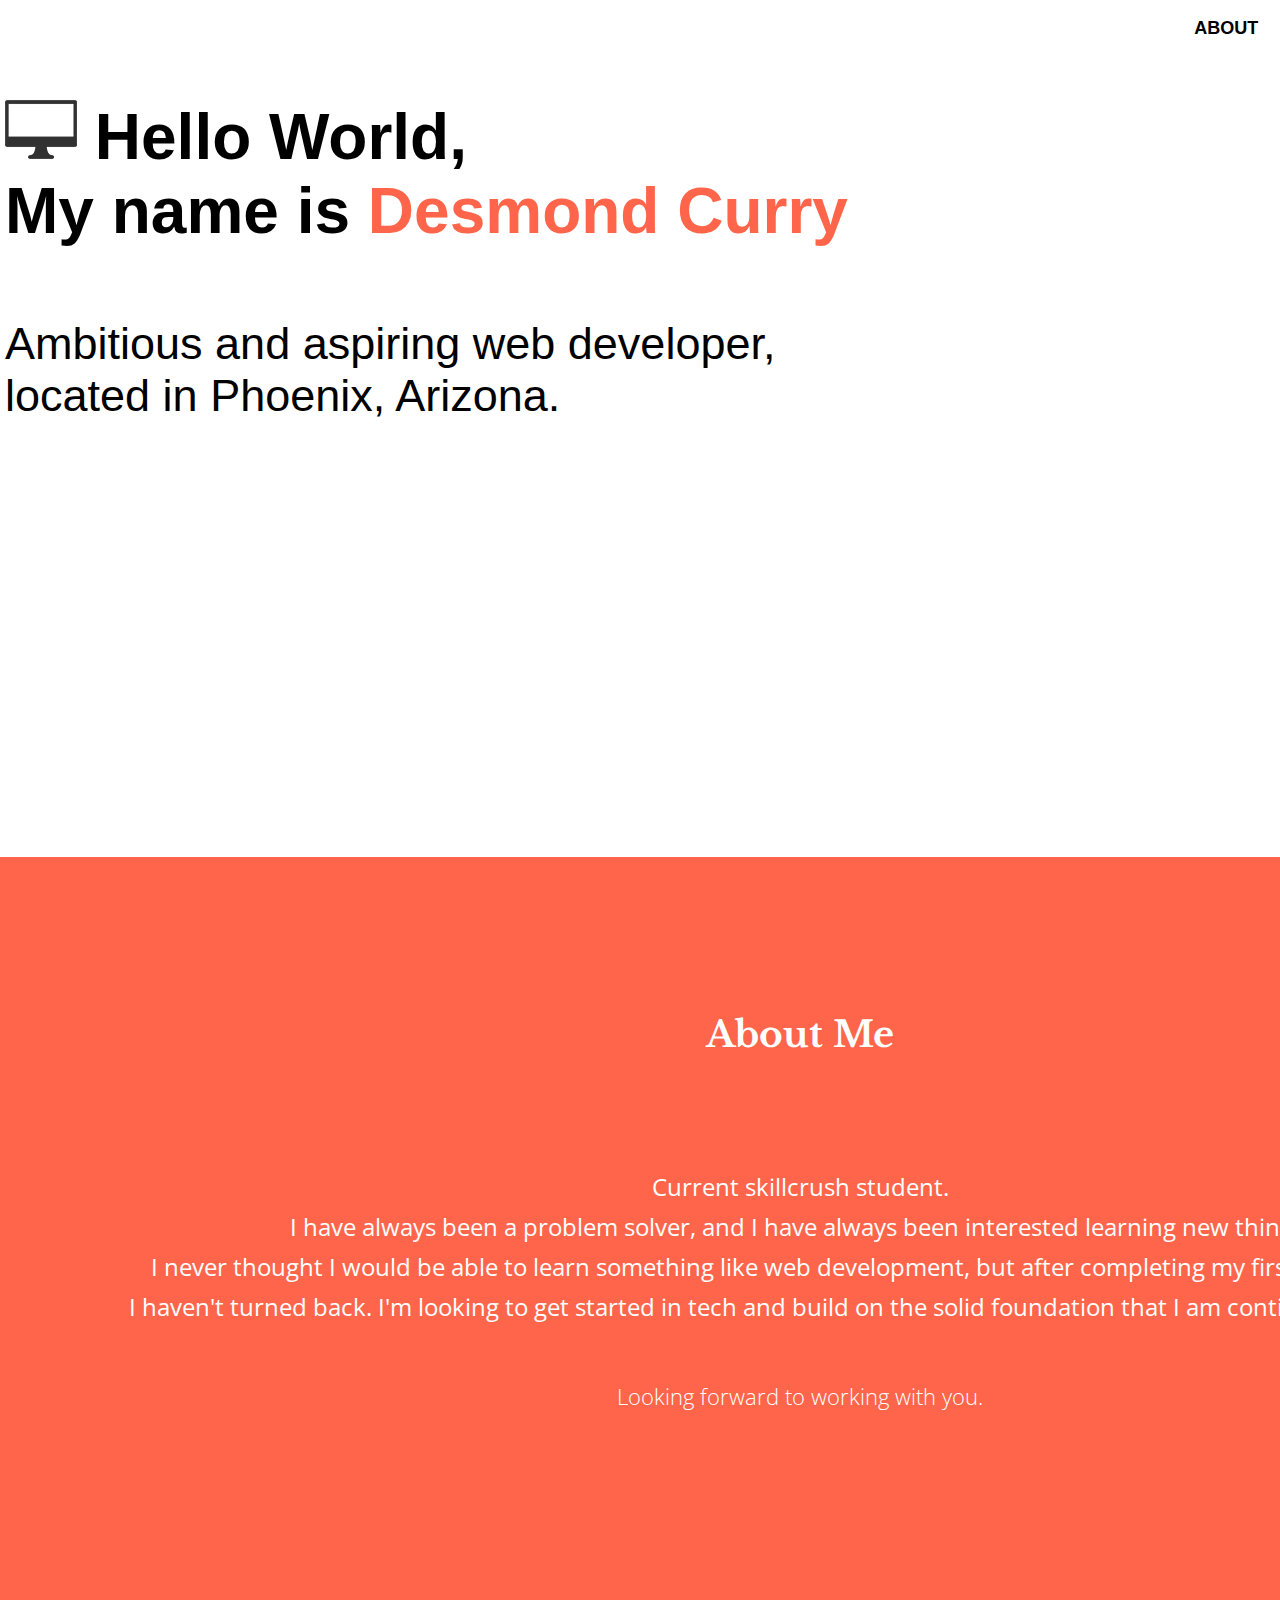
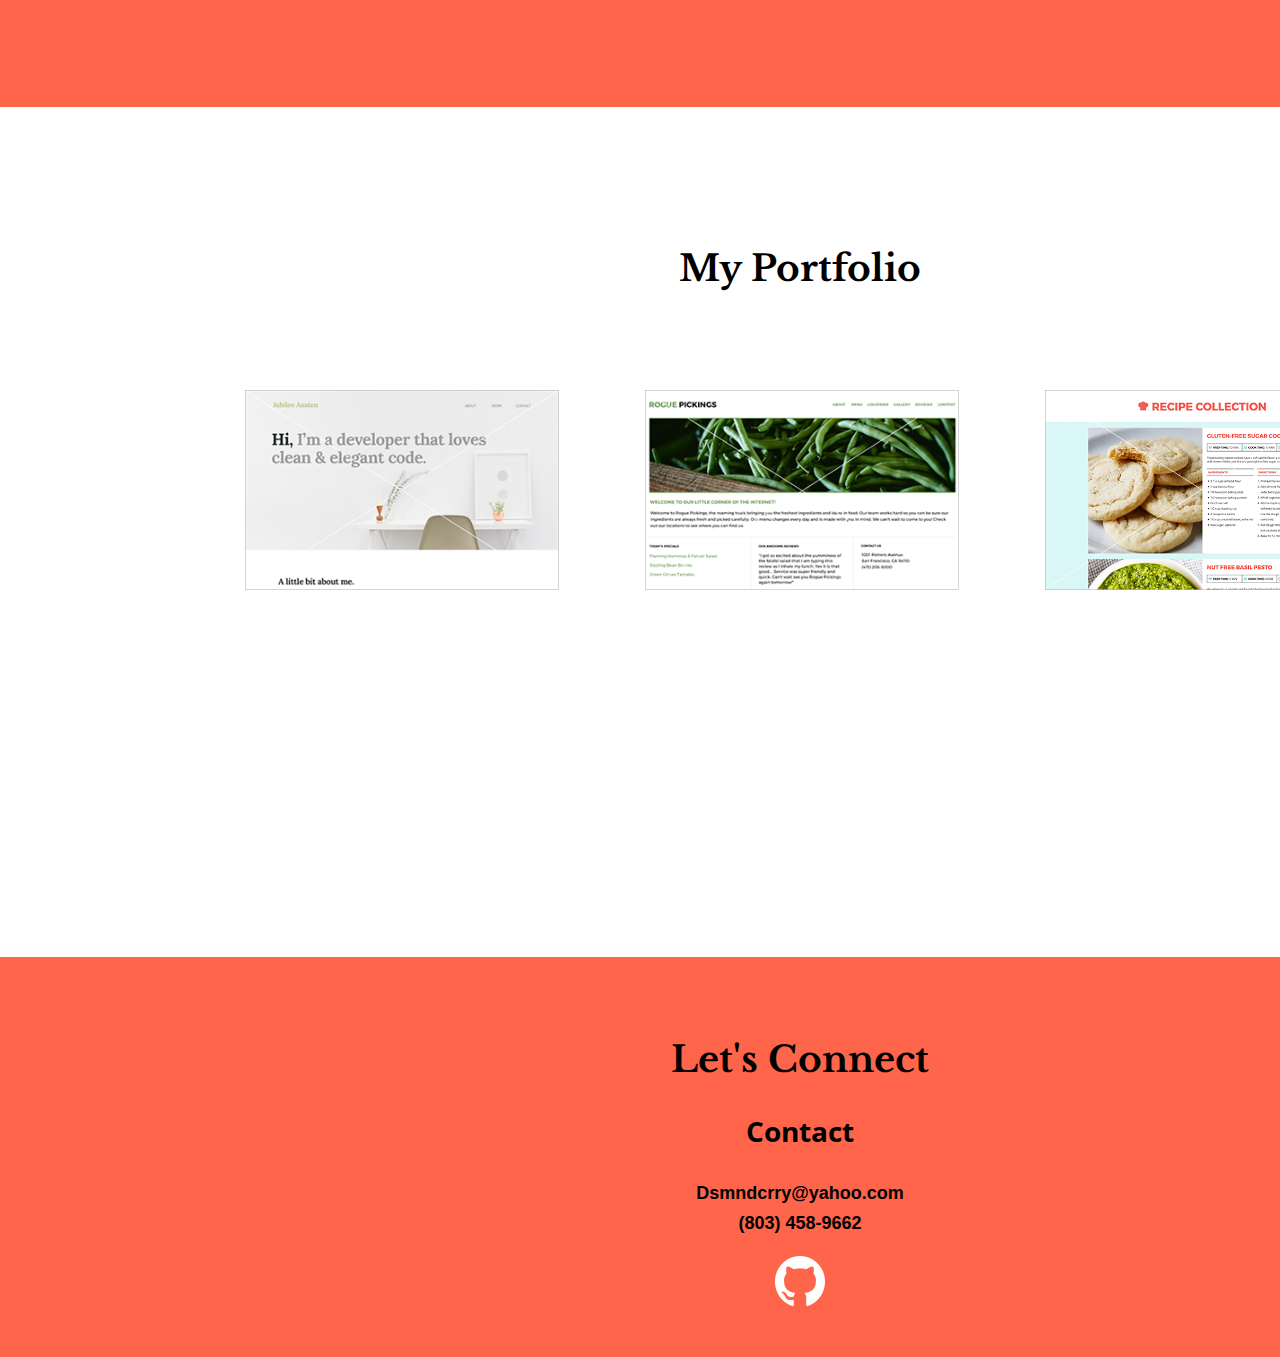
<file: index.html>
<!doctype html>
<html lang="en">
    <head>
        <title>Curry Code</title>
        <meta charset="utf-8">
        <link rel="stylesheet" href="css/normalize.css">
        <link rel="stylesheet" href="css/main.css">
        <link rel="preconnect" href="https://fonts.gstatic.com">
        <link href="https://fonts.googleapis.com/css2?family=Libre+Baskerville:wght@700&family=Open+Sans&display=swap" rel="stylesheet">
    </head>
    <body>
        <nav>
            <ul>
           <a href="#about">About</a>
           <a href="#portfolio">Portfolio</a>
           <a href="#contact">Contact</a>
            </ul>
        </nav>
        <section class="header">
               <h1> <img src="img/computer-icon.png" alt="computer icon">
                    Hello World,<br>
                    My name is <span>Desmond Curry</span>
                </h1>
                <p> Ambitious and aspiring web developer,<br>
                    located in Phoenix, Arizona.
                </p>
        </section>
        <section class="about">
            <section id="about">
                <h2>About Me</h2>
                <p> Current skillcrush student.<br>
                    I have always been a problem solver, and I have always been interested learning new things.<br>
                    I never thought I would be able to learn something like web development,
                    but after completing my first html exercise<br>
                    I haven't turned back.
                    I'm looking to get started in tech and
                    build on the solid foundation that I am continuing to expand.
                </p>
                <h4>Looking forward to working with you.</h4>
          </section>
        </section>
        <section class="portfolio">
           <section id="portfolio">
            <h1>My Portfolio</h1>
            <div class="third-width">
                <a href="jubilee-austen/index.html"><img src="img/jubilee-thumbnail.png" alt="jubilee austen project"></a>
            </div class="third-width">
            <div class="third-width">
                <a href="rogue-pickings/index.html"><img src="img/rogue-pickings-thumbnail.png" alt="rogue pickings project"></a>
            </div class="third-width">
            <div class="third-width">
                <a href="recipe-project/index.html"><img src= "img/recipe-thumbnail.png" alt="recipe collection project"></a>
            </div class"third-width">
          </section>
        </section>
        <section class="contact">
          <section id="contact">
            <h2> Let's Connect </h2>
            <h3>Contact</h3>
            <p>Dsmndcrry@yahoo.com<br>
               (803) 458-9662<br>
            </p>
               <a href="https://github.com/Dsmndcrry"><img src="img/github.png" alt ="github icon"></a>
          </section>
        </section>

    </body>
</html>
</file>
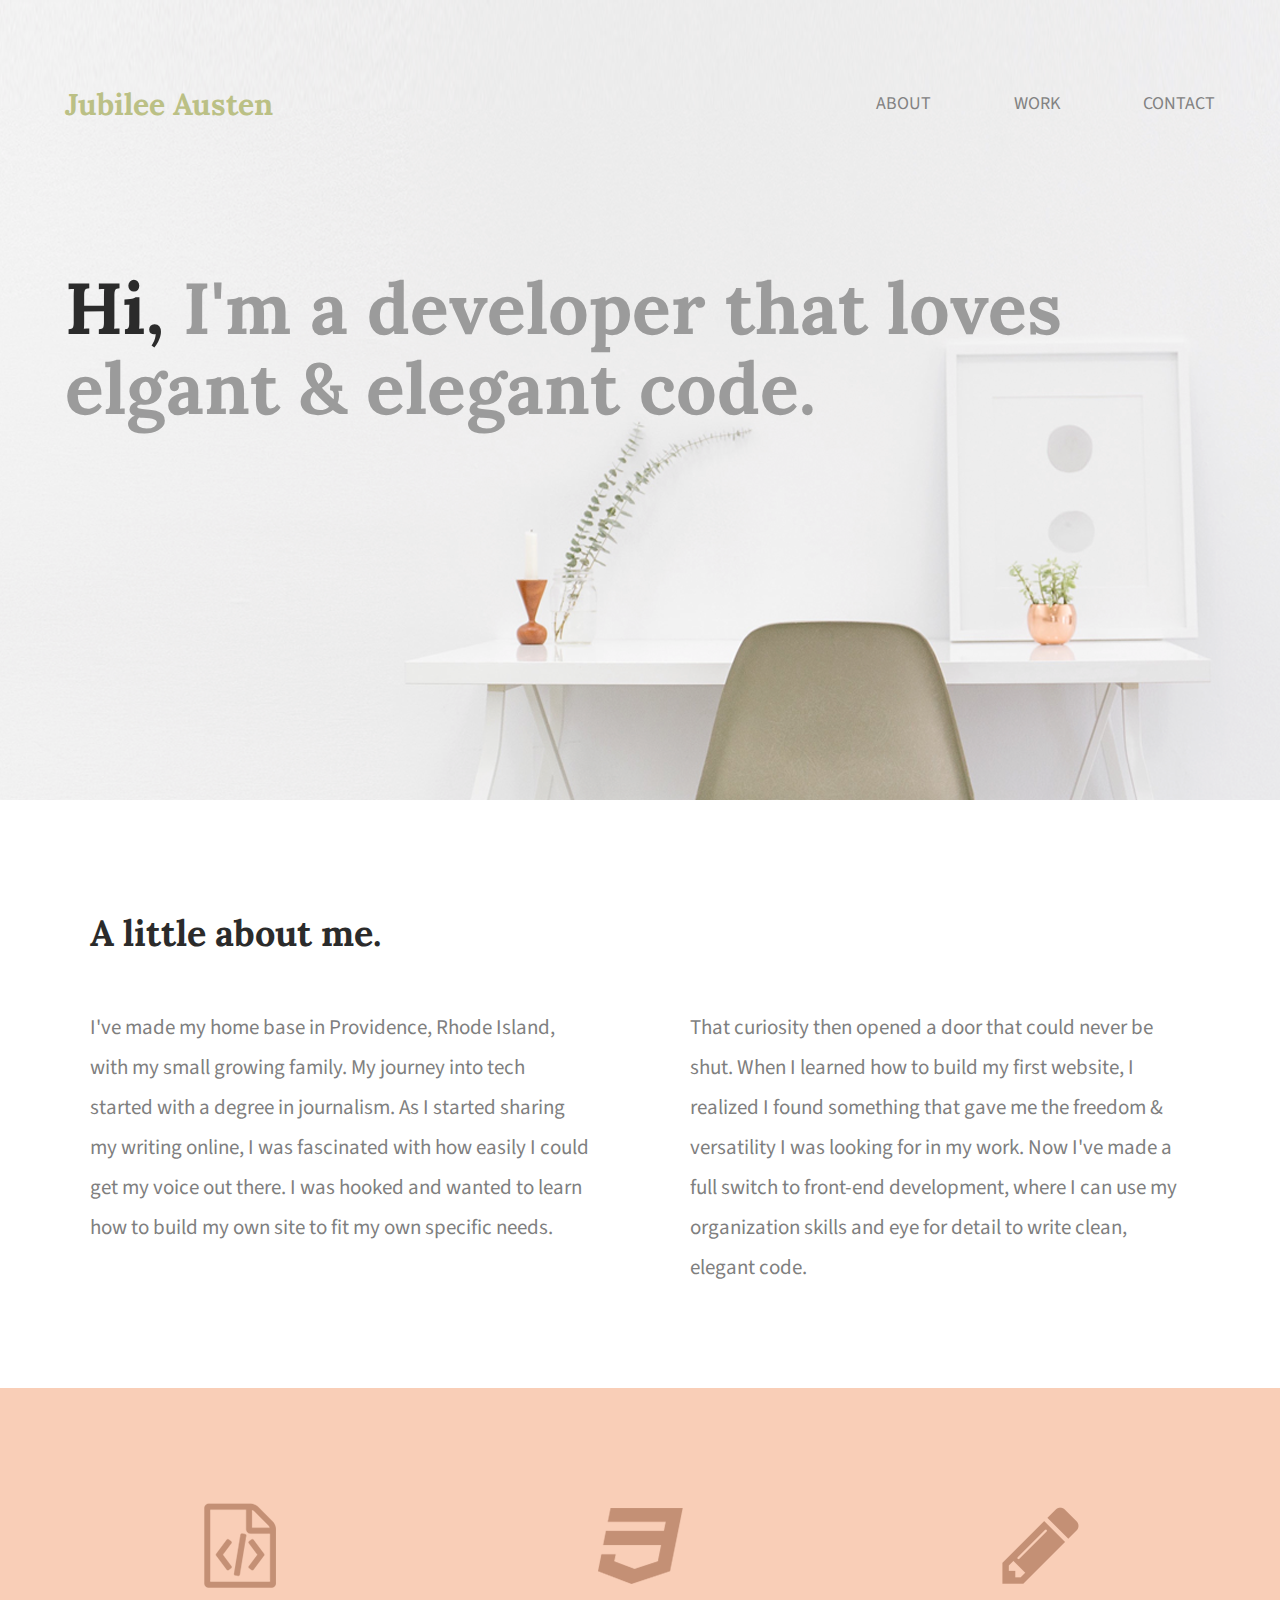
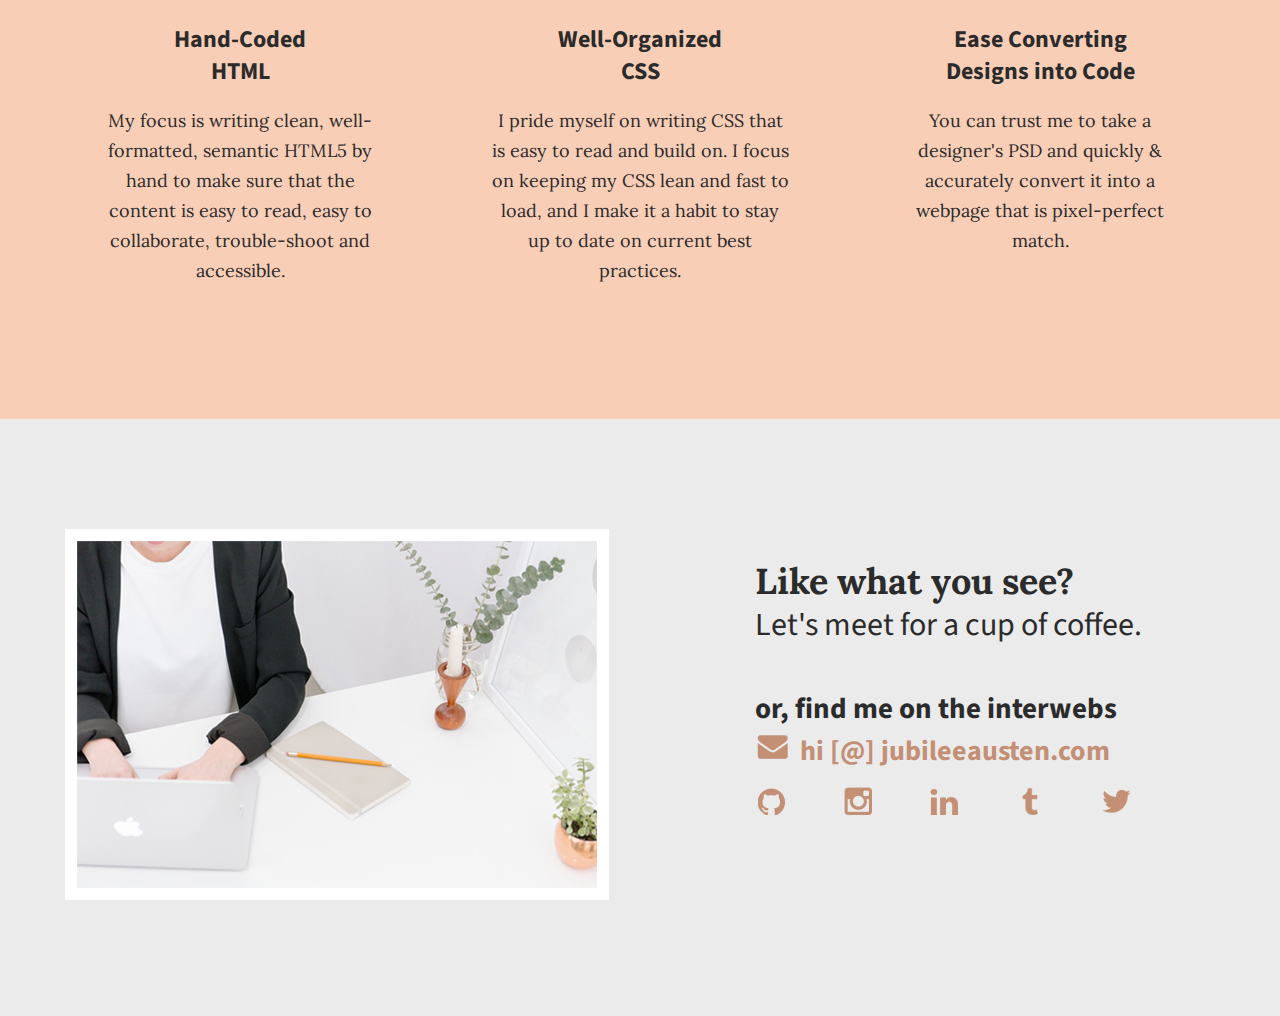
<file: jubilee-austen/index.html>
<!doctype html>
<html lang="en">
   <head>
      <title>Jubilee Austen | Portfolio</title>
      <link rel="stylesheet" href="css/normalize.css">
      <link rel="stylesheet" href="css/main.css">
      <link href='https://fonts.googleapis.com/css?family=Source+Sans+Pro:400,700' rel='stylesheet' type='text/css'>
      <link rel="preconnect" href="https://fonts.gstatic.com">
      <link href="https://fonts.googleapis.com/css2?family=Lora:wght@400;700&display=swap" rel="stylesheet">
      <link href="https://fonts.googleapis.com/css?family=Lora:400,700" rel="stylesheet" type="text/css">
   </head>
   <body>
      <header>
          <div class="full-width">
              <div class="half-width">
                  <h1>Jubilee Austen</h1>
                  <h2><span>Hi,</span> I'm a developer that loves elgant &amp; elegant code.</h2>
              </div>
              <div class="half-width">
                  <nav>
                      <ul>
                          <li><a href="#about">About</a></li>
                          <li><a href="#work">Work</a></li>
                          <li><a href="#contact">Contact</a></li>
                      </ul>
                  </nav>
              </div>
          </div>
      </header>
      <main>
          <section id="about">
              <div class="full-width">
                  <h2>A little about me.</h2>
                  <div class="half-width">
                      <p>I've made my home base in Providence, Rhode Island, with my small growing family. My journey into tech started with a degree in journalism. As I started sharing my writing online, I was fascinated with how easily I could get my voice out there. I was hooked and wanted to learn how to build my own site to fit my own specific needs.
                      </p>
                  </div>
                  <div class="half-width">
                      <p>That curiosity then opened a door that could never be shut. When I learned how to build my first website, I realized I found something that gave me the freedom & versatility I was looking for in my work. Now I've made a full switch to front-end development, where I can use my organization skills and eye for detail to write clean, elegant code.
                      </p>
                  </div>
              </div>
          </section>
          <section id="work">
              <div class="full-width">
                  <div class="third-width">
                      <img src="img/icon-html.png" alt="HTML icon"/>
                      <h3>Hand-Coded HTML</h3>
                      <p>My focus is writing clean, well-formatted, semantic HTML5 by hand to make sure that the content is easy to read, easy to collaborate, trouble-shoot and accessible.
                      </p>
                  </div>
                  <div class="third-width">
                      <img src="img/icon-css.png" alt="CSS icon"/>
                      <h3>Well-Organized CSS</h3>
                      <p>I pride myself on writing CSS that is easy to read and build on. I focus on keeping my CSS lean and fast to load, and I make it a habit to stay up to date on current best practices.
                      </p>
                  </div>
                  <div class="third-width">
                    <img src="img/icon-pencil.png" alt="Pencil icon"/>
                    <h3>Ease Converting Designs into Code</h3>
                    <p>You can trust me to take a designer's PSD and quickly & accurately convert it into a webpage that is pixel-perfect match.</p>
                  </div>
              </div>
          </section>
          <footer id="contact">
              <div class="full-width">
                  <div class="half-width">
                      <img src="img/contact.png" id="contact-img" alt="Contact image"/>
                  </div>
                  <div class="half-width">
                      <h2>Like what you see?</h2>
                      <h3 id="email-header">Let's meet for a cup of coffee.</h3>
                      <h3 id="socialmedia-header">or, find me on the interwebs</h3>
                      <a href="mailto:hi@jubileeausten.com"><img id="envelope" src="img/icon-envelope.png" alt="Envelope icon"/>hi [@] jubileeausten.com</a>
                      <ul>
                          <li><img src="img/icon-github.png" alt="Github icon"/></li>
                          <li><img src="img/icon-instagram.png" alt="Instagram icon"/></li>
                          <li><img src="img/icon-linkedin.png" alt="Linkedin icon"/></li>
                          <li><img src="img/icon-tumblr.png" alt="Tumblr icon"/></li>
                          <li><img src="img/icon-twitter.png" alt="Twitter icon"/></li>
                      </ul>
                  </div>
              </div>
          </footer>
      </main>
   </body>
</html>
</file>
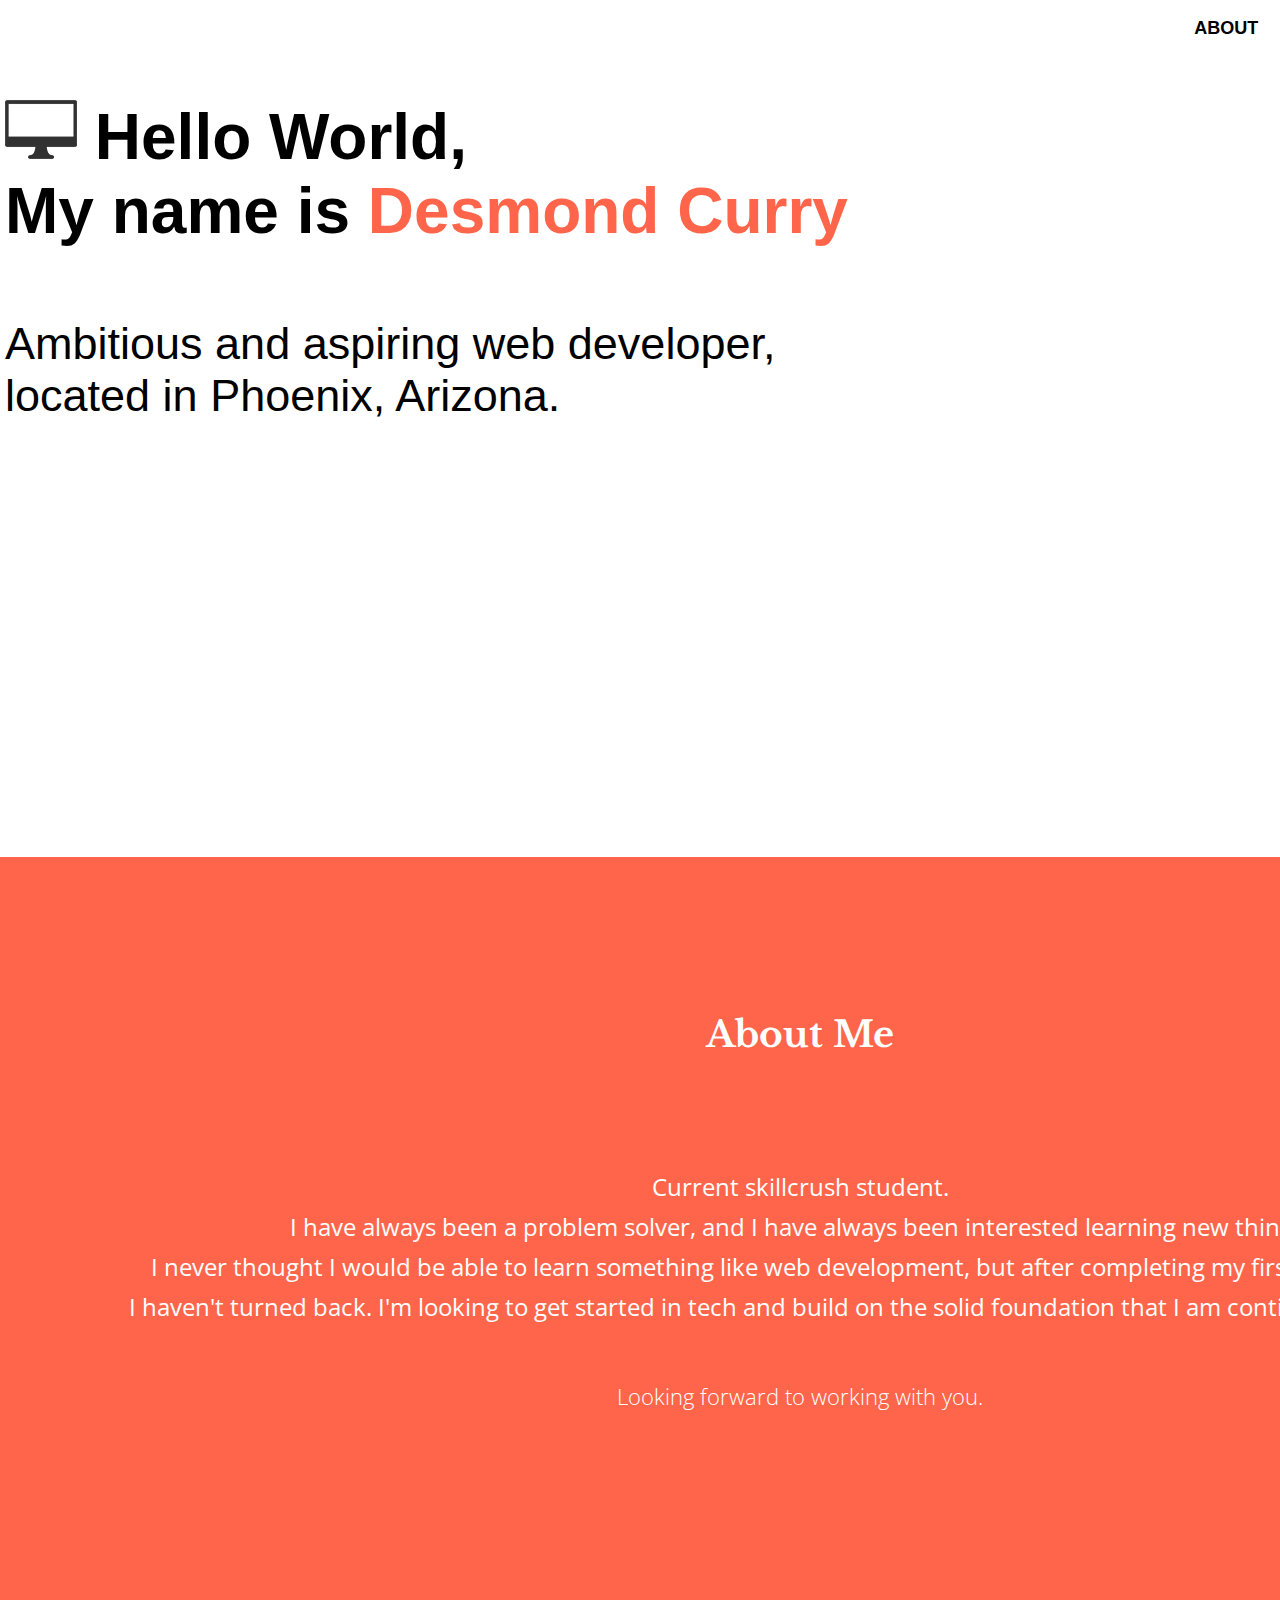
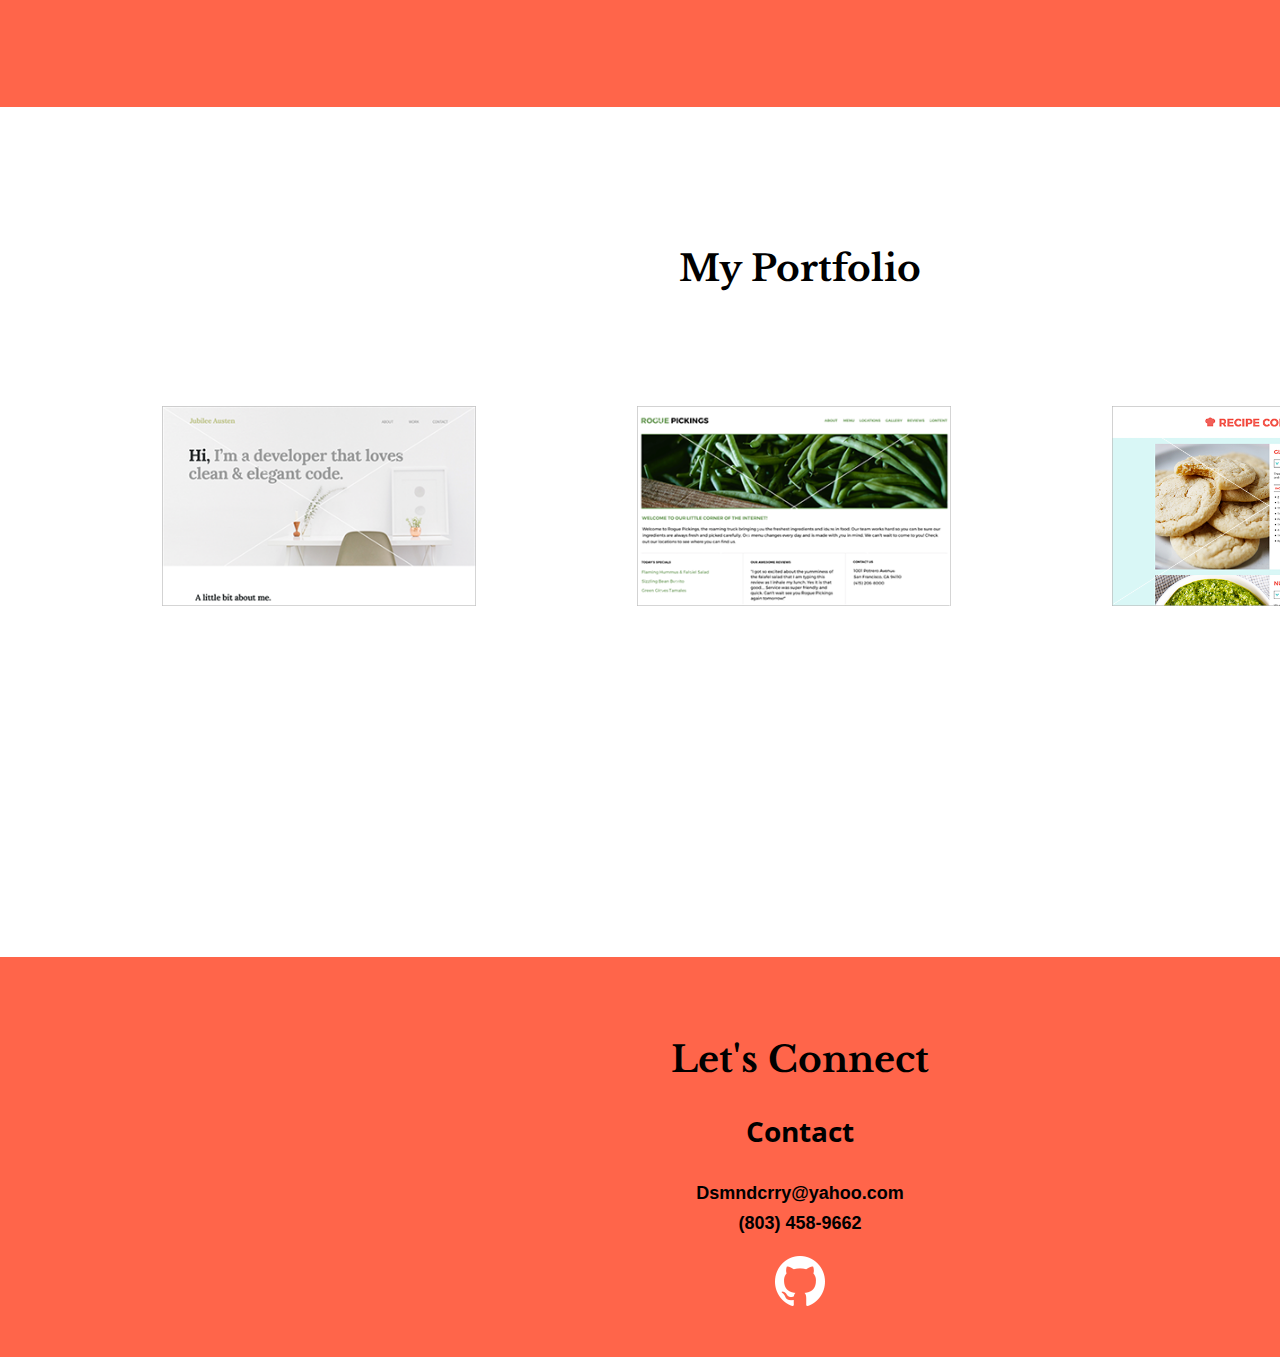
<file: recipe-project/index.html>
<!doctype html>
<html lang="en">
    <head>
        <title>Curry Code</title>
        <meta charset="utf-8">
        <link rel="stylesheet" href="css/normalize.css">
        <link rel="stylesheet" href="css/main.css">
        <link rel="preconnect" href="https://fonts.gstatic.com">
        <link href="https://fonts.googleapis.com/css2?family=Libre+Baskerville:wght@700&family=Open+Sans&display=swap" rel="stylesheet">
    </head>
    <body>
        <nav>
            <ul>
           <a href="#about">About</a>
           <a href="#portfolio">Portfolio</a>
           <a href="#contact">Contact</a>
            </ul>
        </nav>
        <section class="header">
               <h1> <img src="img/computer-icon.png" alt="computer icon">
                    Hello World,<br>
                    My name is <span>Desmond Curry</span>
                </h1>
                <p> Ambitious and aspiring web developer,<br>
                    located in Phoenix, Arizona.
                </p>
        </section>
        <section class="about">
            <section id="about">
                <h2>About Me</h2>
                <p> Current skillcrush student.<br>
                    I have always been a problem solver, and I have always been interested learning new things.<br>
                    I never thought I would be able to learn something like web development,
                    but after completing my first html exercise<br>
                    I haven't turned back.
                    I'm looking to get started in tech and
                    build on the solid foundation that I am continuing to expand.
                </p>
                <h4>Looking forward to working with you.</h4>
          </section>
        </section>
        <section class="portfolio">
           <section id="portfolio">
            <h1>My Portfolio</h1>
            <p class="third-width">
                <a href="jubilee-austen/index.html"><img src="img/jubilee-thumbnail.png" alt="jubilee austen project"></a>
            </p class="third-width">
            <p class="third-width">
                <a href="rogue-pickings/index.html"><img src="img/rogue-pickings-thumbnail.png" alt="rogue pickings project"></a>
            </p class="third-width">
            <p class="third-width">
                <a href="recipe-project/index.html"><img src= "img/recipe-thumbnail.png" alt="recipe collection project"></a>
            </p class"third-width">
          </section>
        </section>
        <section class="contact">
          <section id="contact">
            <h2> Let's Connect </h2>
            <h3>Contact</h3>
            <p>Dsmndcrry@yahoo.com<br>
               (803) 458-9662<br>
            </p>
               <a href="https://github.com/Dsmndcrry"><img src="img/github.png" alt ="github icon"></a>
          </section>
        </section>

    </body>
</html>
</file>
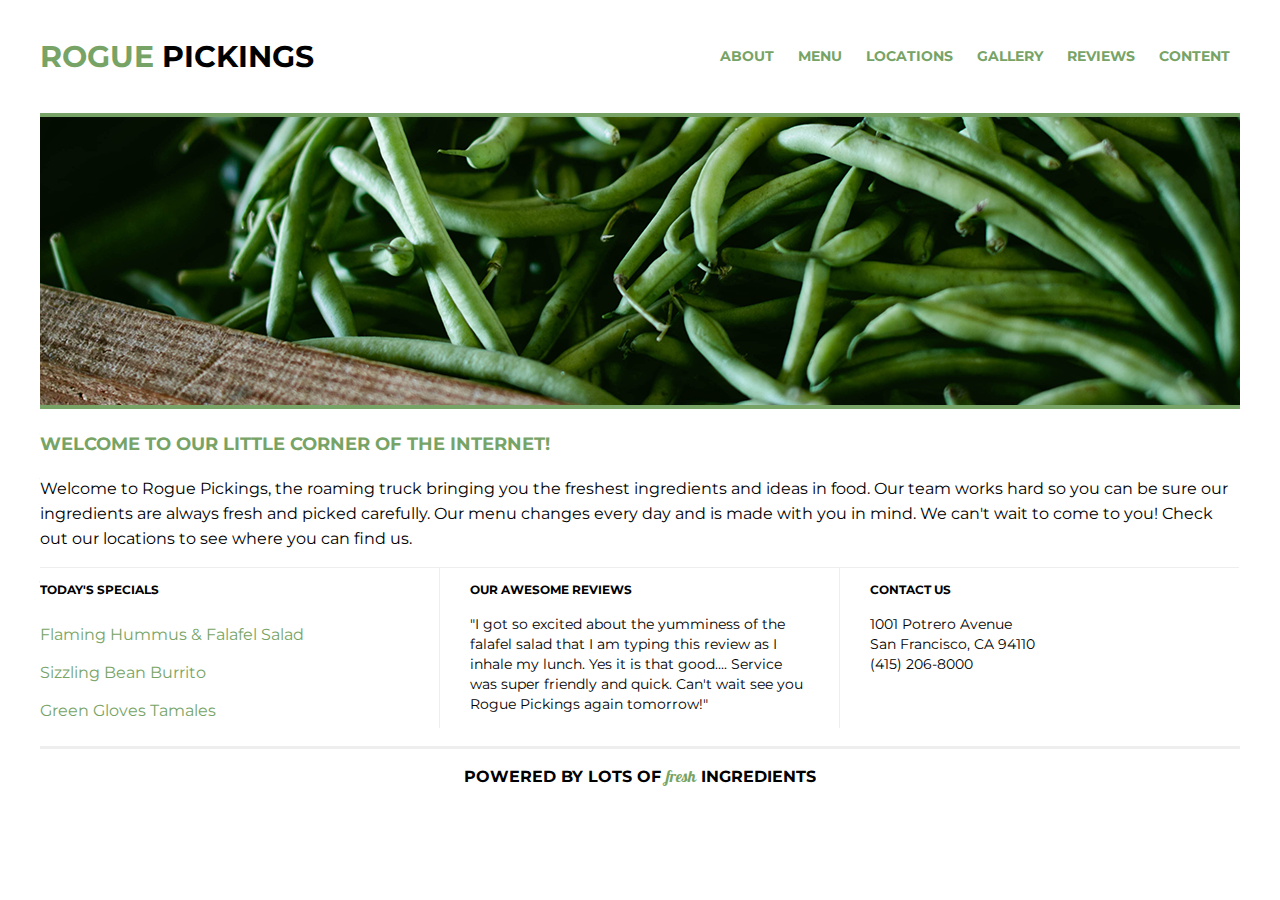
<file: rogue-pickings/index.html>
<!doctype html>
<html lang="en">
    <head>
        <meta charset="utf-8" />
        <title>Rogue Pickings</title>
        <link rel="stylesheet" href="css/normalize.css">
        <link rel="stylesheet" href="css/main.css">
        <link href="https://fonts.googleapis.com/css2?family=Montserrat:wght@400;700&display=swap" rel="stylesheet">
        <link href="https://fonts.googleapis.com/css2?family=Galada&display=swap" rel="stylesheet">
    </head>
    <body>
        <div class="container">
           <header>
             <h1><span>Rogue</span> Pickings</h1>
             <nav>
                      <ul>
                          <li><a href="">About</a></li>
                          <li><a href="">Menu</a></li>
                          <li><a href="">Locations</a></li>
                          <li><a href="">Gallery</a></li>
                          <li><a href="">Reviews</a></li>
                          <li><a href="">Content</a></li>
                      </ul>
             </nav>
          </header>
        <section id="top-section">
            <div class="main-image"><img src="img/beans.png" alt="green beans"/></div>
            <div class="main-title">
               <h2>Welcome to our little corner of the internet!</h2>
               <p>Welcome to Rogue Pickings, the roaming truck bringing you the freshest ingredients and ideas in food. Our team works hard so you can be sure our ingredients are always fresh and picked carefully. Our menu changes every day and is made with you in mind. We can't wait to come to you! Check out our locations to see where you can find us.</p>
            </div>
        </section>
            <section id="bottom-section">
                <div class="section-one">
                  <h3>Today's Specials</h3>
                    <ul>
                        <li>Flaming Hummus & Falafel Salad</li>
                        <li>Sizzling Bean Burrito</li>
                        <li>Green Gloves Tamales</li>
                    </ul>
                </div>
                <div class="section-two">
                     <h3>Our Awesome Reviews</h3>
                     <p>"I got so excited about the yumminess of the falafel salad that I am typing this review as I inhale my lunch. Yes it is that good.... Service was super friendly and quick. Can't wait see you Rogue Pickings again tomorrow!"</p>
                </div>
                <div class="section-three">
                    <h3>Contact Us</h3>
                      <p>1001 Potrero Avenue<br>
                         San Francisco, CA 94110<br>
                         (415) 206-8000
                      </p>
                </div>
            </section>
            <footer>
                <p>Powered By Lots Of <span>fresh</span> Ingredients</p>
            </footer>
        </div>
    </body>
</html>
</file>
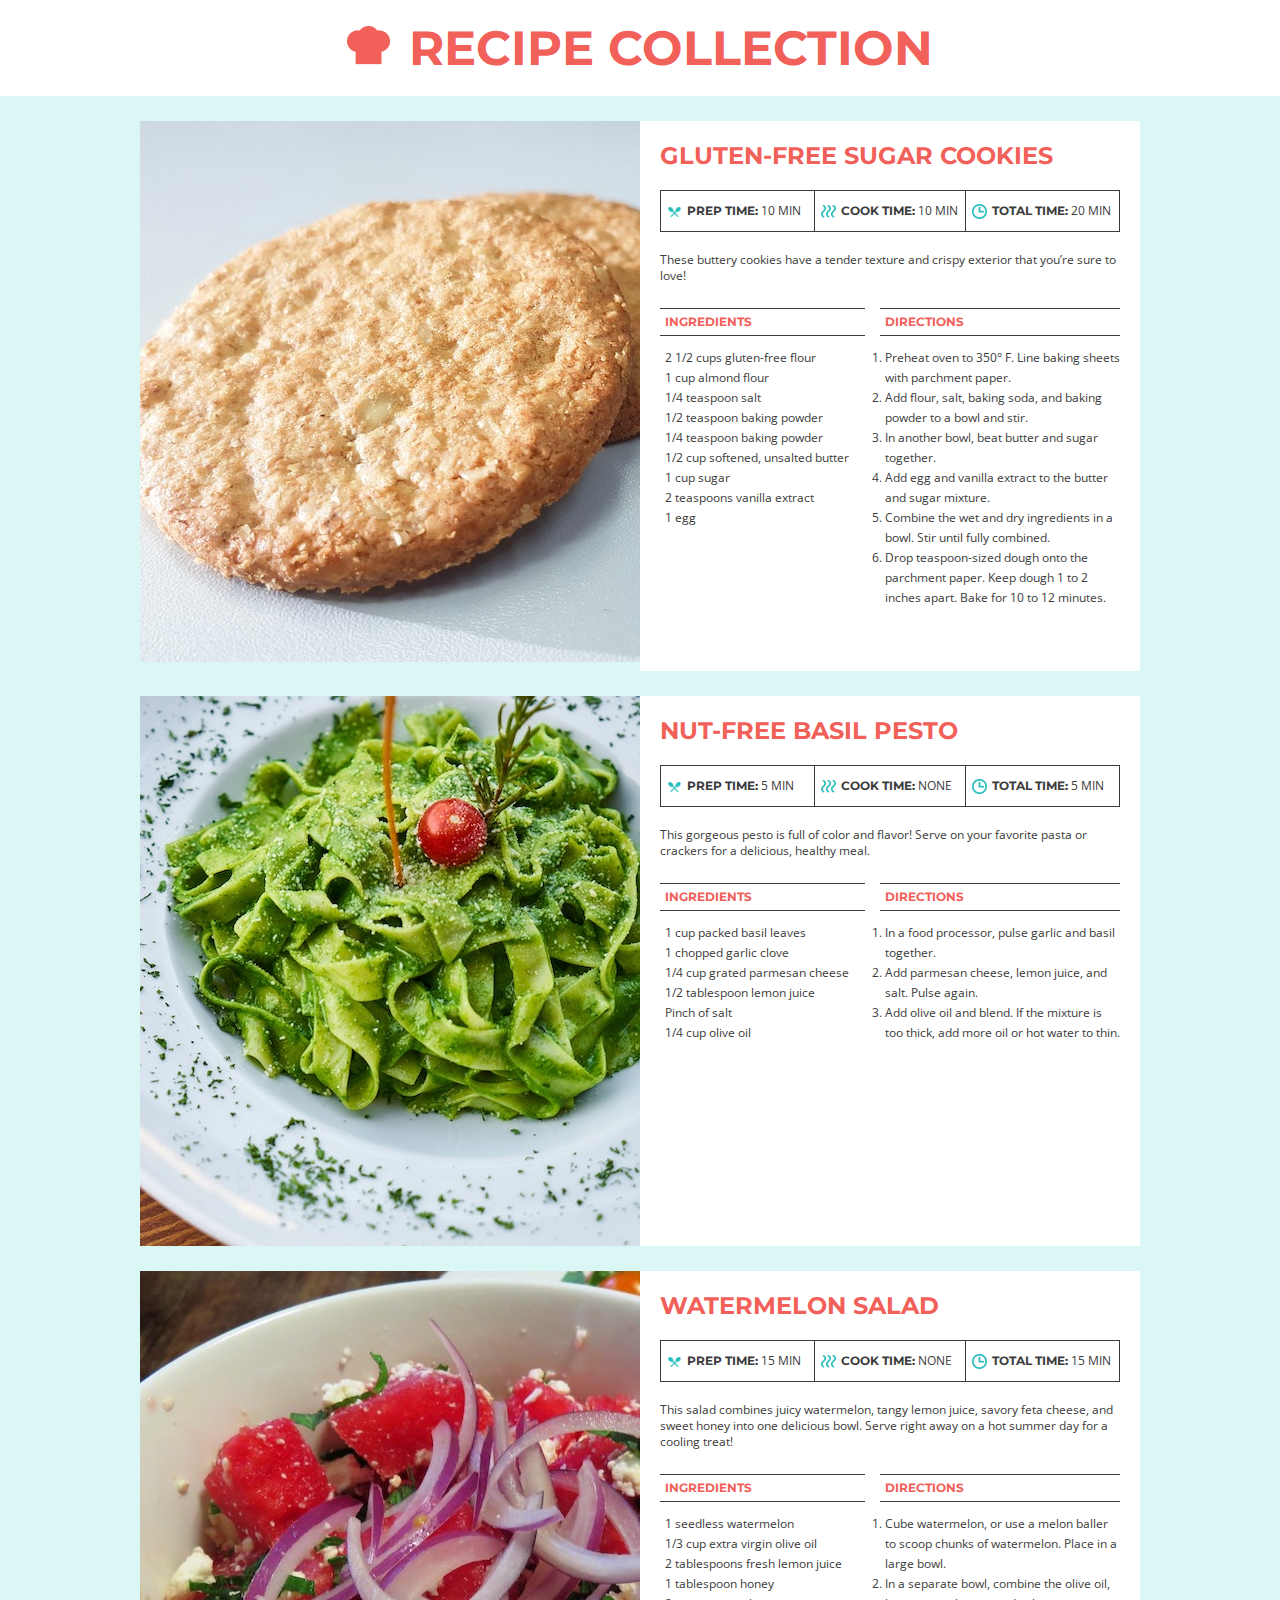
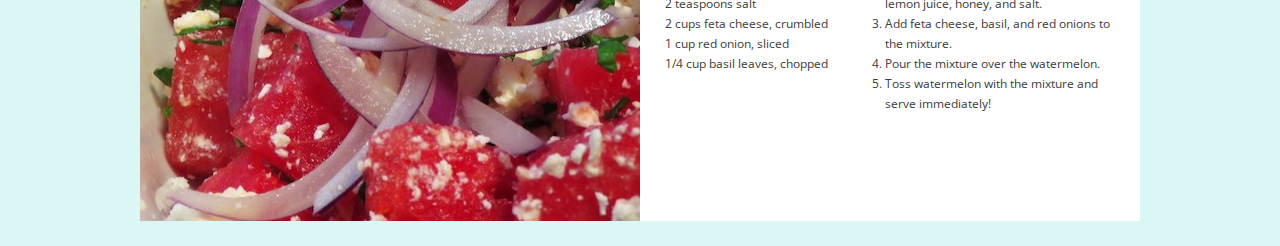
<file: recipe-project/recipe-project/index.html>
<!doctype html>
<html lang="en">

    <head>
        <meta charset="utf-8">
        <title>Recipe Cards Project</title>
        <link href="https://fonts.googleapis.com/css?family=Montserrat:700%7COpen+Sans&display=swap" rel="stylesheet">
        <link rel="stylesheet" href="css/normalize.css">
        <link rel="stylesheet" href="css/style.css">
    </head>

    <body>
        <header>
            <img src="img/chef-hat.png" alt="chef hat">
            <h1>Recipe Collection</h1>
        </header>
        <main>
            <article id="cookies" class="card">
                <div class="image"> <img src="img/gluten-free-sugar-cookies.jpg" alt="sugar cookies"/>
                </div>
                <div class="recipe">
                    <h2>Gluten-Free Sugar Cookies</h2>
                    <div class="time">
                        <div class="prep">
                            <img src="img/spoons.png" alt="prep time"><p class="time-details"><strong>Prep Time:</strong> 10 Min</p>
                        </div>
                        <div class="cook">
                            <img src="img/steam.png" alt="cook time"><p class="time-details"><strong>Cook Time:</strong> 10 Min</p>
                        </div>
                        <div class="total">
                            <img src="img/clock.png" alt="total time"><p class="time-details"><strong>Total Time:</strong> 20 Min</p>
                        </div>
                    </div>
                    <p class="description">These buttery cookies have a tender texture and crispy exterior that you’re
                        sure to love!</p>
                    <div class="columns">
                        <section class="ingredients">
                            <h3>Ingredients</h3>
                            <ul>
                                <li>2 1/2 cups gluten-free flour</li>
                                <li>1 cup almond flour</li>
                                <li>1/4 teaspoon salt</li>
                                <li>1/2 teaspoon baking powder</li>
                                <li>1/4 teaspoon baking powder</li>
                                <li>1/2 cup softened, unsalted butter</li>
                                <li>1 cup sugar</li>
                                <li>2 teaspoons vanilla extract</li>
                                <li>1 egg</li>
                            </ul>
                        </section>
                        <section class="directions">
                            <h3>Directions</h3>
                            <ol>
                                <li>Preheat oven to 350&deg; F. Line baking sheets with parchment paper.</li>
                                <li>Add flour, salt, baking soda, and baking powder to a bowl and stir.</li>
                                <li>In another bowl, beat butter and sugar together.</li>
                                <li>Add egg and vanilla extract to the butter and sugar mixture.</li>
                                <li>Combine the wet and dry ingredients in a bowl. Stir until fully combined.</li>
                                <li>Drop teaspoon-sized dough onto the parchment paper. Keep dough 1 to 2 inches apart.
                                    Bake for 10 to 12 minutes.</li>
                            </ol>
                        </section>
                    </div>
                </div>
            </article>
            <article id="pesto" class="card">
                <div class="image"><img src="img/nut-free-pesto.jpg" alt="pesto"/></div>
                <div class="recipe">
                    <h2>Nut-Free Basil Pesto</h2>
                    <div class="time">
                        <div class="prep">
                            <img src="img/spoons.png" alt="prep time"><p class="time-details"><strong>Prep Time:</strong> 5 Min</p>
                        </div>
                        <div class="cook">
                            <img src="img/steam.png" alt="cook time"><p class="time-details"><strong>Cook Time:</strong> None</p>
                        </div>
                        <div class="total">
                            <img src="img/clock.png" alt="total time"><p class="time-details"><strong>Total Time:</strong> 5 Min</p>
                        </div>
                    </div>
                    <p class="description">This gorgeous pesto is full of color and flavor! Serve on your favorite pasta
                        or crackers for a delicious, healthy meal.</p>
                    <div class="columns">
                        <section class="ingredients">
                            <h3>Ingredients</h3>
                            <ul>
                                <li>1 cup packed basil leaves</li>
                                <li>1 chopped garlic clove</li>
                                <li>1/4 cup grated parmesan cheese</li>
                                <li>1/2 tablespoon lemon juice</li>
                                <li>Pinch of salt</li>
                                <li>1/4 cup olive oil</li>
                            </ul>
                        </section>
                        <section class="directions">
                            <h3>Directions</h3>
                            <ol>
                                <li>In a food processor, pulse garlic and basil together.</li>
                                <li>Add parmesan cheese, lemon juice, and salt. Pulse again.</li>
                                <li>Add olive oil and blend. If the mixture is too thick, add more oil or hot water to
                                    thin.</li>
                            </ol>
                        </section>
                    </div>
                </div>
            </article>
            <article id="salad" class="card">
                <div class="image"><img src="img/watermelon-salad.jpg" alt="watermelon salad"/></div>
                <div class="recipe">
                    <h2>Watermelon Salad</h2>
                    <div class="time">
                        <div class="prep">
                            <img src="img/spoons.png" alt="prep time"><p class="time-details"><strong>Prep Time:</strong> 15 Min</p>
                        </div>
                        <div class="cook">
                            <img src="img/steam.png" alt="cook time"><p class="time-details"><strong>Cook Time:</strong> None</p>
                        </div>
                        <div class="total">
                            <img src="img/clock.png" alt="total time"><p class="time-details"><strong>Total Time:</strong> 15 Min</p>
                        </div>
                    </div>
                    <p class="description">This salad combines juicy watermelon, tangy lemon juice, savory feta cheese,
                        and sweet honey into one delicious bowl. Serve right away on a hot summer day for a cooling
                        treat!</p>
                    <div class="columns">
                        <section class="ingredients">
                            <h3>Ingredients</h3>
                            <ul>
                                <li>1 seedless watermelon</li>
                                <li>1/3 cup extra virgin olive oil</li>
                                <li>2 tablespoons fresh lemon juice</li>
                                <li>1 tablespoon honey</li>
                                <li>2 teaspoons salt</li>
                                <li>2 cups feta cheese, crumbled</li>
                                <li>1 cup red onion, sliced</li>
                                <li>1/4 cup basil leaves, chopped</li>
                            </ul>
                        </section>
                        <section class="directions">
                            <h3>Directions</h3>
                            <ol>
                                <li>Cube watermelon, or use a melon baller to scoop chunks of watermelon. Place in a
                                    large bowl.</li>
                                <li>In a separate bowl, combine the olive oil, lemon juice, honey, and salt.</li>
                                <li>Add feta cheese, basil, and red onions to the mixture.</li>
                                <li>Pour the mixture over the watermelon.</li>
                                <li>Toss watermelon with the mixture and serve immediately!</li>
                            </ol>
                        </section>
                    </div>
                </div>
            </article>
        </main>
    </body>

</html>
</file>
<file: css/main.css>
body {
    width: 1600px;
    margin: 0px;
    overflow-x: hidden;
    overflow-anchor: none;
}

.header {
    height: 800px;
    width: 100%;
    margin: 0px auto;
    display: block;
    float: left;
    padding-left: 5px;
}

.header h1{
    font-size: 64px;
}

.header h1 span {
    color: #ff654a;
}

.header p {
    font-size: 45px;
    padding-top: 25px;
}

nav{
    display: inline;
    word-spacing: 20px;
    float: right;
    padding-right: 100px;
}
nav ul{
    font-size: 18px;
    font-weight: bold;
    text-transform: uppercase;

}

a:link {
    text-decoration: none;
    color: #000000;
}

a{
    color: #000000;
}

.about {
    background-color: #ff654a;
    height: 850px;
    width: 1600px;
    float: left;
    margin: 0px auto;
}
.about h2 {
    font-family: 'Libre Baskerville' , serif;
    font-size: 36px;
    text-align: center;
    color: #ffffff;
    padding-top: 125px;
}
.about p {
    text-align: center;
    padding-top: 80px;
    font-family: 'open sans' , sans-serif;
    font-size: 24px;
    color: #ffffff;
    line-height: 40px;
}
.about h4 {
    font-family: 'open sans' , sans-serif;
    color: #ffffff;
    font-size: 22px;
    text-align: center;
    padding-top: 25px;
    font-weight: lighter;
}

#about {
    width: 1600px;
    margin: 0px;
    height: 850px;
}



.portfolio {
    display: inline-block;
    height: 850px;
    width: 100%;

}

.portfolio h1{
    font-family: 'Libre Baskerville' , serif;
    font-size: 36px;
    text-align: center;
    padding-top: 115px;
    padding-bottom: 35px;
}

.portfolio .third-width {
    display: inline-block;
    width: 400px;
    float: left;
    margin: 0 auto;

}

.portfolio .third-width img {
    height: 200px;
    padding-top: 40px;
    float: left;
    padding-left: 245px;
}

#portfolio{
    width: 100%;
}

.contact {
    background-color: #ff654a;
    width: 100%;
    float: left;
    height: 400px;
    text-align: center;
}

.contact h2 {
    font-family: 'Libre Baskerville' , serif;
    font-size: 36px;
    text-align: center;
    padding-top: 50px;
}

.contact h3{
    font-size: 28px;
    font-family: 'open sans' , sans-serif;
}

.contact p{
    font-weight: bold;
    font-size: 18px;
    line-height: 30px;
}

  #contact{
    width: 100%;
  }
</file>
<file: jubilee-austen/css/main.css>
/***** Base Styles *****/
body{
    font-family:'Source Sans Pro', sans-serif;
    color:#2b2b2b;
}

/***** Grid *****/
.full-width{
  width: 1200px;
  margin: 0 auto;
  overflow: auto;
}

.half-width{
    width: 600px;
    float: left;
}

.third-width{
    width: 400px;
    float: left;
}

/***** Header *****/
header{
  height: 800px;
  background: url('../img/hero.png');
  background-size: cover;
  background-position: center;
}

header h1{
  padding: 65px 0 65px 25px;
  font-family:'Lora' , serif;
  font-size: 30px;
  color: #bbc085;
}

nav {
    float: right;
    padding: 75px 25px;
}
nav ul li{
    display: inline-block;
}
nav ul li a {
    text-transform: uppercase;
    text-decoration: none;
    font-size: 18px;
    color: #828282;
    padding-left: 80px;
}

header h2 {
    width: 1000px;
    clear: both;
    font-family:'Lora' , serif;
    font-size:72px;
    line-height: 80px;
    color: #9b9b9b;
    padding: 20px 0 20px 25px;
}
header h2 span {
    color: #2b2b2b;
}
/***** About *****/
#about .full-width{
    padding: 80px 0;
}

#about h2{
    font-family: 'Lora' , serif;
    font-size: 36px;
    padding-left: 50px;
}

#about p{
    font-size: 21px;
    color: #7f7f7f;
    line-height: 40px;
    padding-left: 50px;
    padding-right: 50px;
}

/***** Work *****/
#work{
    background-color: #f9ceb7;
    text-align: center;
}

#work .full-width{
    padding: 115px 0;
}

#work img{
    padding-bottom: 30px;
}

#work h3{
    font-size: 24px;
    line-height: 32px;
    width: 190px;
    margin: 0 auto;
}

#work p{
    font-family:'Lora' , serif;
    font-size: 18px;
    line-height: 30px;
    padding: 0 50px;
}

/****** Contact *****/
#contact{
    background-color: #ebebeb;

}

#contact .full-width{
    padding: 110px 0;
}

#contact img#contact-img{
    margin-left: 25px;
    border: 12px solid #ffffff;
}

#contact h2, #contact #email-header, #contact #socialmedia-header, #contact ul {
    padding-left: 115px;
}
#contact #envelope {
    padding: 0 10px 0 115px;
}

#contact h2{
    font-family:'Lora' , serif;
    font-size: 36px;
    line-height: 44px;
}

#contact #email-header{
    font-size: 32px;
    font-weight: 400;
    line-height: 44px;
    margin: -30px 0 5px 0;
}

#contact #socialmedia-header{
    font-weight: bold;
    font-size: 29px;
    line-height: 44px;
    margin: 40px 0 0 0;
}

#contact a{
    text-decoration: none;
    color: #c49075;
    font-weight:bold;
    font-size: 28px;
}

#contact ul {
    list-style: none;
}
#contact ul li {
     display: inline-block;
}
#contact ul img {
    padding-right: 48px;
}
</file>
<file: recipe-project/css/main.css>
body {
    width: 1600px;
    margin: 0px;
    overflow-x: hidden;
    overflow-anchor: none;
}

.header {
    height: 800px;
    width: 100%;
    margin: 0px auto;
    display: block;
    float: left;
    padding-left: 5px;
}

.header h1{
    font-size: 64px;
}

.header h1 span {
    color: #ff654a;
}

.header p {
    font-size: 45px;
    padding-top: 25px;
}

nav{
    display: inline;
    word-spacing: 20px;
    float: right;
    padding-right: 100px;
}

nav ul{
    font-size: 18px;
    font-weight: bold;
    text-transform: uppercase;
}

a:link {
    text-decoration: none;
    color: #000000;
}

a{
    color: #000000;
}

.about {
    background-color: #ff654a;
    height: 850px;
    width: 1600px;
    float: left;
    margin: 0px auto;
}

.about h2 {
    font-family: 'Libre Baskerville' , serif;
    font-size: 36px;
    text-align: center;
    color: #ffffff;
    padding-top: 125px;
}

.about p {
    text-align: center;
    padding-top: 80px;
    font-family: 'open sans' , sans-serif;
    font-size: 24px;
    color: #ffffff;
    line-height: 40px;
}

.about h4 {
    font-family: 'open sans' , sans-serif;
    color: #ffffff;
    font-size: 22px;
    text-align: center;
    padding-top: 25px;
    font-weight: lighter;
}

#about {
    width: 1600px;
    margin: 0px;
    height: 850px;
}

.portfolio {
    display: inline-block;
    height: 850px;
    width: 100%;
}

.portfolio h1{
    font-family: 'Libre Baskerville' , serif;
    font-size: 36px;
    text-align: center;
    padding-top: 115px;
    padding-bottom: 35px;
}

.portfolio .third-width {
    display: inline;
    width: 313px;
    float: left;
    margin-left: 162px;
}

.portfolio .third-width img {
    height: 200px;
    padding-top: 40px;
    float: left;
}

#portfolio{
    width: 100%;
}

.contact {
    background-color: #ff654a;
    width: 100%;
    float: left;
    height: 400px;
    text-align: center;
}

.contact h2 {
    font-family: 'Libre Baskerville' , serif;
    font-size: 36px;
    text-align: center;
    padding-top: 50px;
}

.contact h3{
    font-size: 28px;
    font-family: 'open sans' , sans-serif;
}

.contact p{
    font-weight: bold;
    font-size: 18px;
    line-height: 30px;
}

  #contact{
    width: 100%;
  }
</file>
<file: rogue-pickings/css/main.css>
/***** Base Styles *****/
body{
  font-family: 'Montserrat', Helvetica, Arial, sans-serif;
}

.container{
    width: 1200px;
    margin: 0 auto;
}

/***** Header *****/

header {
    height: 110px;
    margin: 0 auto;
}

header h1 {
    font-family:'Montserrat' , sans-serif;
    font-weight: bold;
    font-size: 30px;
    text-transform: uppercase;
    float: left;
    padding: 38px 0;
    margin: 0;
}

header h1 span {
  color: #77a466;
}

header nav {
    float: right;
    padding: 46px 0;

}

header nav ul {
    margin: 0;
    padding: 0;

}

header nav ul li {
    text-transform: uppercase;
    font-weight: 700;
    font-size: 14px;
    padding: 0 10px;
    display: inline;

}

header nav ul li a {
    text-decoration: none;
    color: #77a466;

}

/***** Body *****/

.top-section,
.bottom-section {
    margin: 0 auto;
    clear: both;
}

.main-image {
	  height: auto;
	  float: left;
}

.main-image img {
    border-top: 4px solid #77a466;
    border-bottom: 4px solid #77a466;
}

.main-title {
    height: auto;
    float: left;
}

.main-title h2 {
    font-family: 'Montserrat' , sans-serif;
    text-transform: uppercase;
    color: #77a466;
    font-size: 18px;
    padding-top: 10px;
    font-weight: bold;
    padding: 5px 0;
    text-align: left;
}

.main-title p{
    font-family: 'Montserrat' , sans-serif;
    font-size: 16px;
    padding: 0;
    line-height: 25px;

}

.section-one,
.section-two,
.section-three {
    float: left;
    width: 399px;
    height: auto;
    border-top: 1px solid #eee;
}

.section-one{
    font-family: 'Montserrat' , sans-serif;
    line-height: 18px;
}

.section-one h3 {
    font-size: 12px;
    font-weight: bold;
    text-transform: uppercase;
    font-family: 'Montserrat' , sans-serif;
    padding: 1px 0;
}

.section-one ul {
    list-style: none;
    padding: 0;
}

.section-one ul li{
    padding: 10px 0;
    color: #77a466;
}

.section-two {
    line-height: 20px;
    border-left: 1px solid #eee;
    border-right: 1px solid #eee;
}

.section-two h3 {
    font-family: 'Montserrat' , sans-serif;
    font-size: 12px;
    text-transform: uppercase;
    font-weight: bold;
    padding: 0px 30px;
}

.section-two p {
    font-family: 'Montserrat' , sans-serif;
    font-size: 14px;
	  line-height: 20px;
    padding: 0 30px;

}

.section-three p {
    font-size: 14px;
    line-height: 20px;
    padding: 0px 30px;
    font-family: 'Montserrat' , sans-serif;
}

.section-three h3 {
    padding: 2px 30px;
    font-size: 12px;
    line-height: 16px;
    font-weight: bold;
    text-transform:  uppercase;
}

footer {
    clear: both;
    height: 50px;
    margin: 0 auto;
    text-align: center;
    border-top: 3px solid #eee;
    font-family: 'Montserrat' , sans-serif;
    font-weight: bold;
    text-transform: uppercase;
    font-size: 16px;
}

footer span{
    font-family: 'Galada' , cursive;
    font-size: 16px;
    color: #77a466;
    text-transform: lowercase;
    font-weight: lighter;

}
</file>
<file: recipe-project/recipe-project/css/style.css>
body {
  background-color: #DAF7F6 ;
  font-family: 'Open Sans' ;
  line-height: 16px;
  font-size: 12px;
  color: #3B3B3B;
}

header {
  background-color: #FFFFFF;
  text-align: center;
}

header h1 {
  font-family: 'Montserrat' , sans-serif ;
  font-size: 48px;
  text-transform: uppercase;
  font-weight: bold;
  display: inline-block;
  color: #F16059;
  padding-top: 40px;
  padding-bottom: 40px;
  margin: 0;
}

header img {
  margin-right: 16px;
}

main {
  width: 1000px;
  margin: 0 auto;
}

.card {
  margin: 25px auto;
  overflow: auto;
}

.image {
  float: left;
  width: 500px;
  height: 550px;
}

.recipe{
  float: left;
  padding: 20px;
  width: 500px;
  height: 550px;
  background: #FFFFFF;
  box-sizing: border-box;
}

#cookies .img{
  background-image: url(../img/gluten-free-sugar-cookies.jpg);
  background-size: cover;

}

#pesto .img {
  background-image: url(../img/nut-free-pesto.jpg);
  background-size: cover;
}

#salad .img {
  background-image: url(../img/watermelon-salad.jpg);
  background-size: cover;
}

.recipe h2 {
  margin-top: 0;
  font-family: 'Montserrat' , sans-serif;
  color: #F16059;
  font-size: 24px;
  font-weight: bold;
  text-transform: uppercase;
  line-height: 29px;
}

.time{
  margin-bottom: 20px;
  border-style: solid;
  border-width: 1px;
  border-color: #3b3b3b;
  overflow: auto;
}

.time div {
  float: left;
  padding-left: 6px;
  width: 33.3333%;
  box-sizing: border-box;
  text-transform: uppercase;
}

.time .cook{
  border-style: solid;
  border-width: 0 1px;
  border-color: #3b3b3b;
}

.time img {
  width: 15px;
  height: auto;
  vertical-align: middle;
  margin-right: 5px;
}

.time-details {
  display: inline-block;
}

.time strong {
  font-family: 'Montserrat' , sans-serif;
}

.columns {
  overflow: auto;
}

.directions {
  float:left;
  width: 240px;
}

.ingredients {
  float:left;
  width: 205px;
  margin-right: 15px;
}

.recipe h3 {
  padding: 5px;
  text-transform: uppercase;
  font-weight: bold;
  font-size: 12px;
  color: #F16059;
  font-family: 'Montserrat' , sans-serif;
  border-top-style: solid;
  border-bottom-style: solid;
  border-width: 1px;
  border-color: #3b3b3b;
}

.ingredients ul {
  padding-left: 5px;
  line-height: 20px;
  list-style-type: square;
}

.directions ol {
  padding-left: 5px;
  line-height: 20px;
}
</file>
